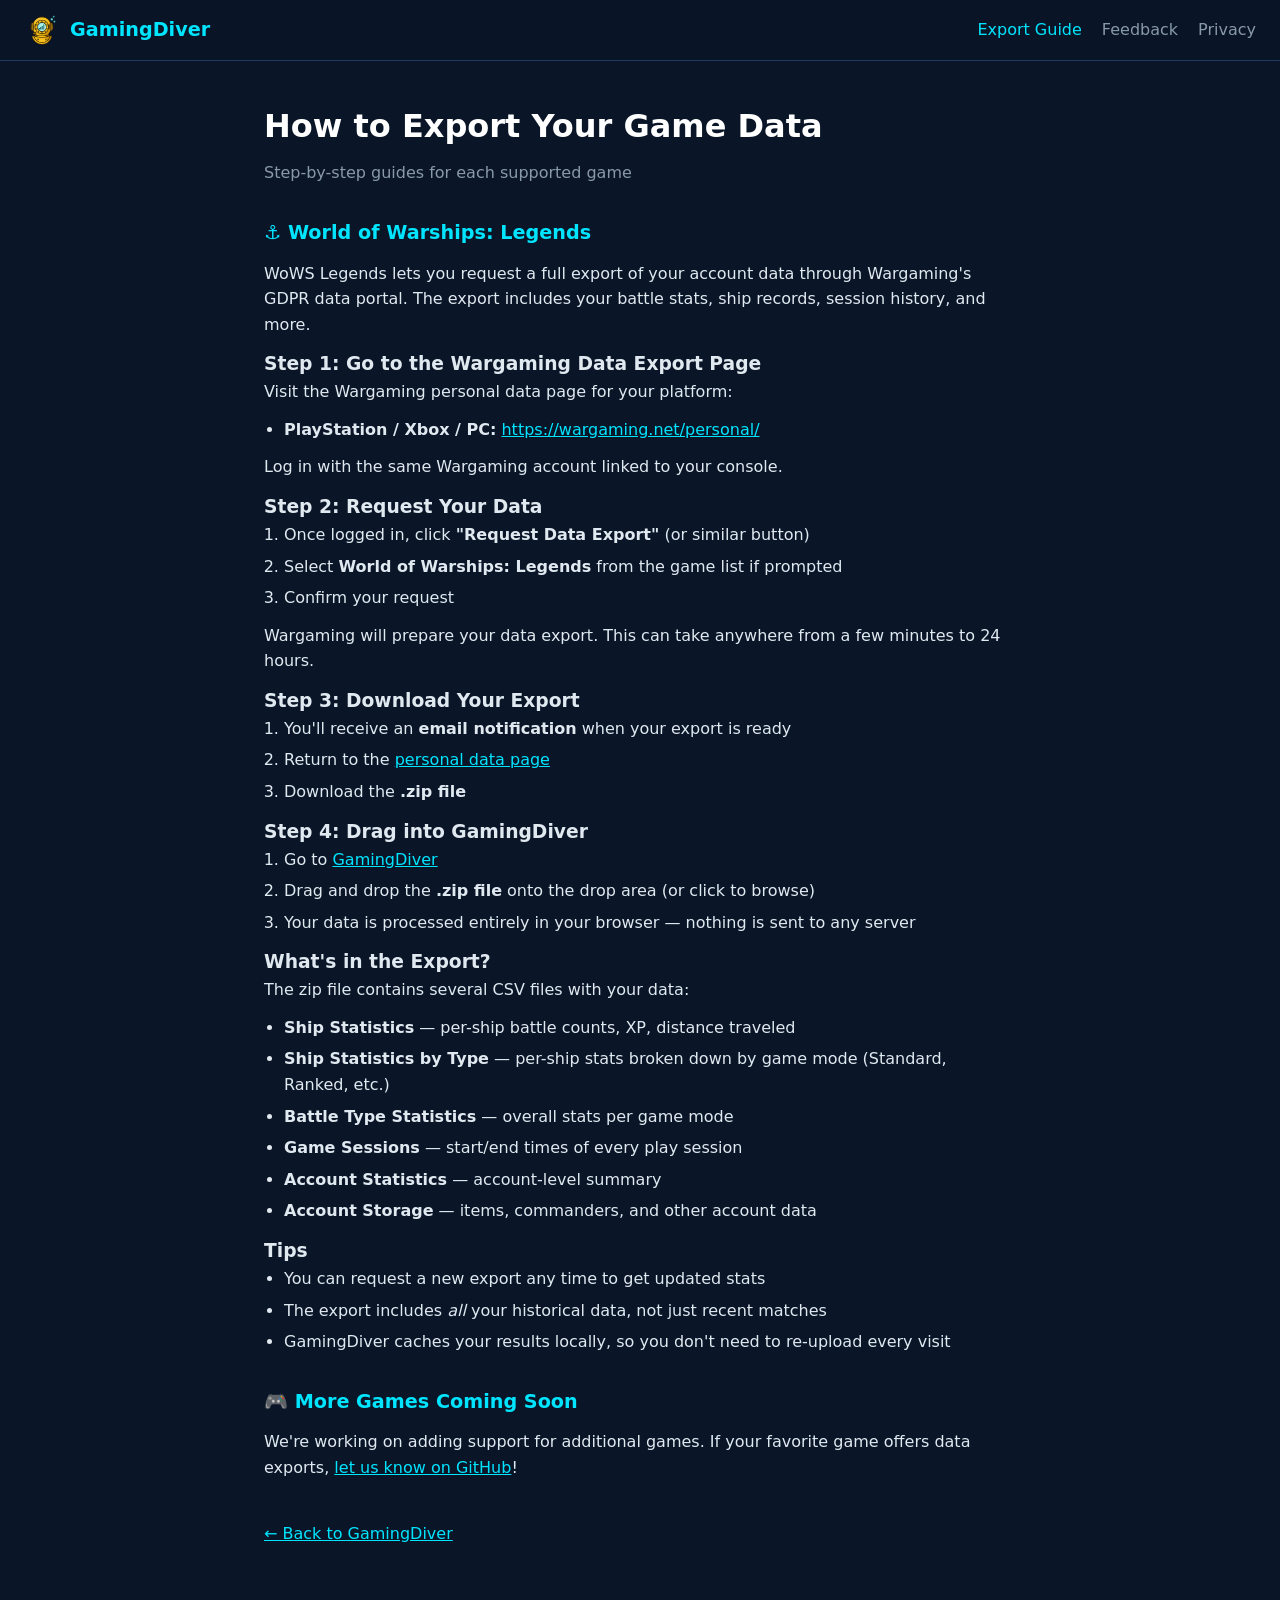
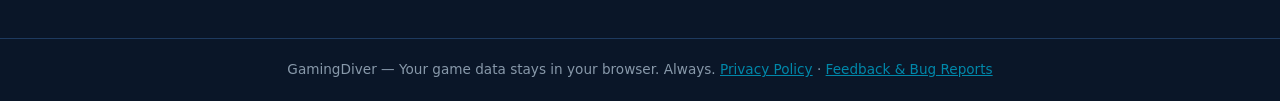
<file: export-guide.html>
<!DOCTYPE html>
<html lang="en">
<head>
  <meta charset="UTF-8">
  <meta name="viewport" content="width=device-width, initial-scale=1.0">
  <title>How to Export Your Game Data — GamingDiver</title>
  <meta name="description" content="Step-by-step guide to request and download your World of Warships Legends data export from Wargaming. Get your stats ready for GamingDiver analysis.">
  <meta name="robots" content="index, follow">
  <link rel="canonical" href="https://gamingdiver.com/export-guide.html">
  <link rel="stylesheet" href="css/style.css?v=1772806541">
  <script data-goatcounter="https://gamingdiver.goatcounter.com/count" async src="//gc.zgo.at/count.js"></script>
  <link rel="icon" href="img/logo-favicon.png" type="image/png">
</head>
<body>
  <nav class="topnav">
    <a href="/" class="nav-logo">
      <img src="img/logo-nav.png" alt="GamingDiver" class="logo-img">
      <span>GamingDiver</span>
    </a>
    <div class="nav-links">
      <a href="export-guide.html" class="active">Export Guide</a>
      <a href="https://github.com/chappg/gamingdiver/issues" target="_blank" rel="noopener">Feedback</a>
      <a href="privacy.html">Privacy</a>
    </div>
  </nav>

  <div class="privacy-page">
    <h1>How to Export Your Game Data</h1>
    <p class="updated">Step-by-step guides for each supported game</p>

    <section>
      <h2>⚓ World of Warships: Legends</h2>
      <p>WoWS Legends lets you request a full export of your account data through Wargaming's GDPR data portal. The export includes your battle stats, ship records, session history, and more.</p>

      <h3>Step 1: Go to the Wargaming Data Export Page</h3>
      <p>Visit the Wargaming personal data page for your platform:</p>
      <ul>
        <li><strong>PlayStation / Xbox / PC:</strong> <a href="https://wargaming.net/personal/" target="_blank">https://wargaming.net/personal/</a></li>
      </ul>
      <p>Log in with the same Wargaming account linked to your console.</p>

      <h3>Step 2: Request Your Data</h3>
      <ol>
        <li>Once logged in, click <strong>"Request Data Export"</strong> (or similar button)</li>
        <li>Select <strong>World of Warships: Legends</strong> from the game list if prompted</li>
        <li>Confirm your request</li>
      </ol>
      <p>Wargaming will prepare your data export. This can take anywhere from a few minutes to 24 hours.</p>

      <h3>Step 3: Download Your Export</h3>
      <ol>
        <li>You'll receive an <strong>email notification</strong> when your export is ready</li>
        <li>Return to the <a href="https://wargaming.net/personal/" target="_blank">personal data page</a></li>
        <li>Download the <strong>.zip file</strong></li>
      </ol>

      <h3>Step 4: Drag into GamingDiver</h3>
      <ol>
        <li>Go to <a href="index.html">GamingDiver</a></li>
        <li>Drag and drop the <strong>.zip file</strong> onto the drop area (or click to browse)</li>
        <li>Your data is processed entirely in your browser — nothing is sent to any server</li>
      </ol>

      <h3>What's in the Export?</h3>
      <p>The zip file contains several CSV files with your data:</p>
      <ul>
        <li><strong>Ship Statistics</strong> — per-ship battle counts, XP, distance traveled</li>
        <li><strong>Ship Statistics by Type</strong> — per-ship stats broken down by game mode (Standard, Ranked, etc.)</li>
        <li><strong>Battle Type Statistics</strong> — overall stats per game mode</li>
        <li><strong>Game Sessions</strong> — start/end times of every play session</li>
        <li><strong>Account Statistics</strong> — account-level summary</li>
        <li><strong>Account Storage</strong> — items, commanders, and other account data</li>
      </ul>

      <h3>Tips</h3>
      <ul>
        <li>You can request a new export any time to get updated stats</li>
        <li>The export includes <em>all</em> your historical data, not just recent matches</li>
        <li>GamingDiver caches your results locally, so you don't need to re-upload every visit</li>
      </ul>
    </section>

    <section>
      <h2>🎮 More Games Coming Soon</h2>
      <p>We're working on adding support for additional games. If your favorite game offers data exports, <a href="https://github.com/chappg/gamingdiver/issues" target="_blank">let us know on GitHub</a>!</p>
    </section>

    <p style="margin-top: 40px;"><a href="index.html">← Back to GamingDiver</a></p>
  </div>

  <footer>
    <p>GamingDiver — Your game data stays in your browser. Always. <a href="privacy.html">Privacy Policy</a> · <a href="https://github.com/chappg/gamingdiver/issues" target="_blank" rel="noopener">Feedback & Bug Reports</a></p>
  </footer>
</body>
</html>
</file>
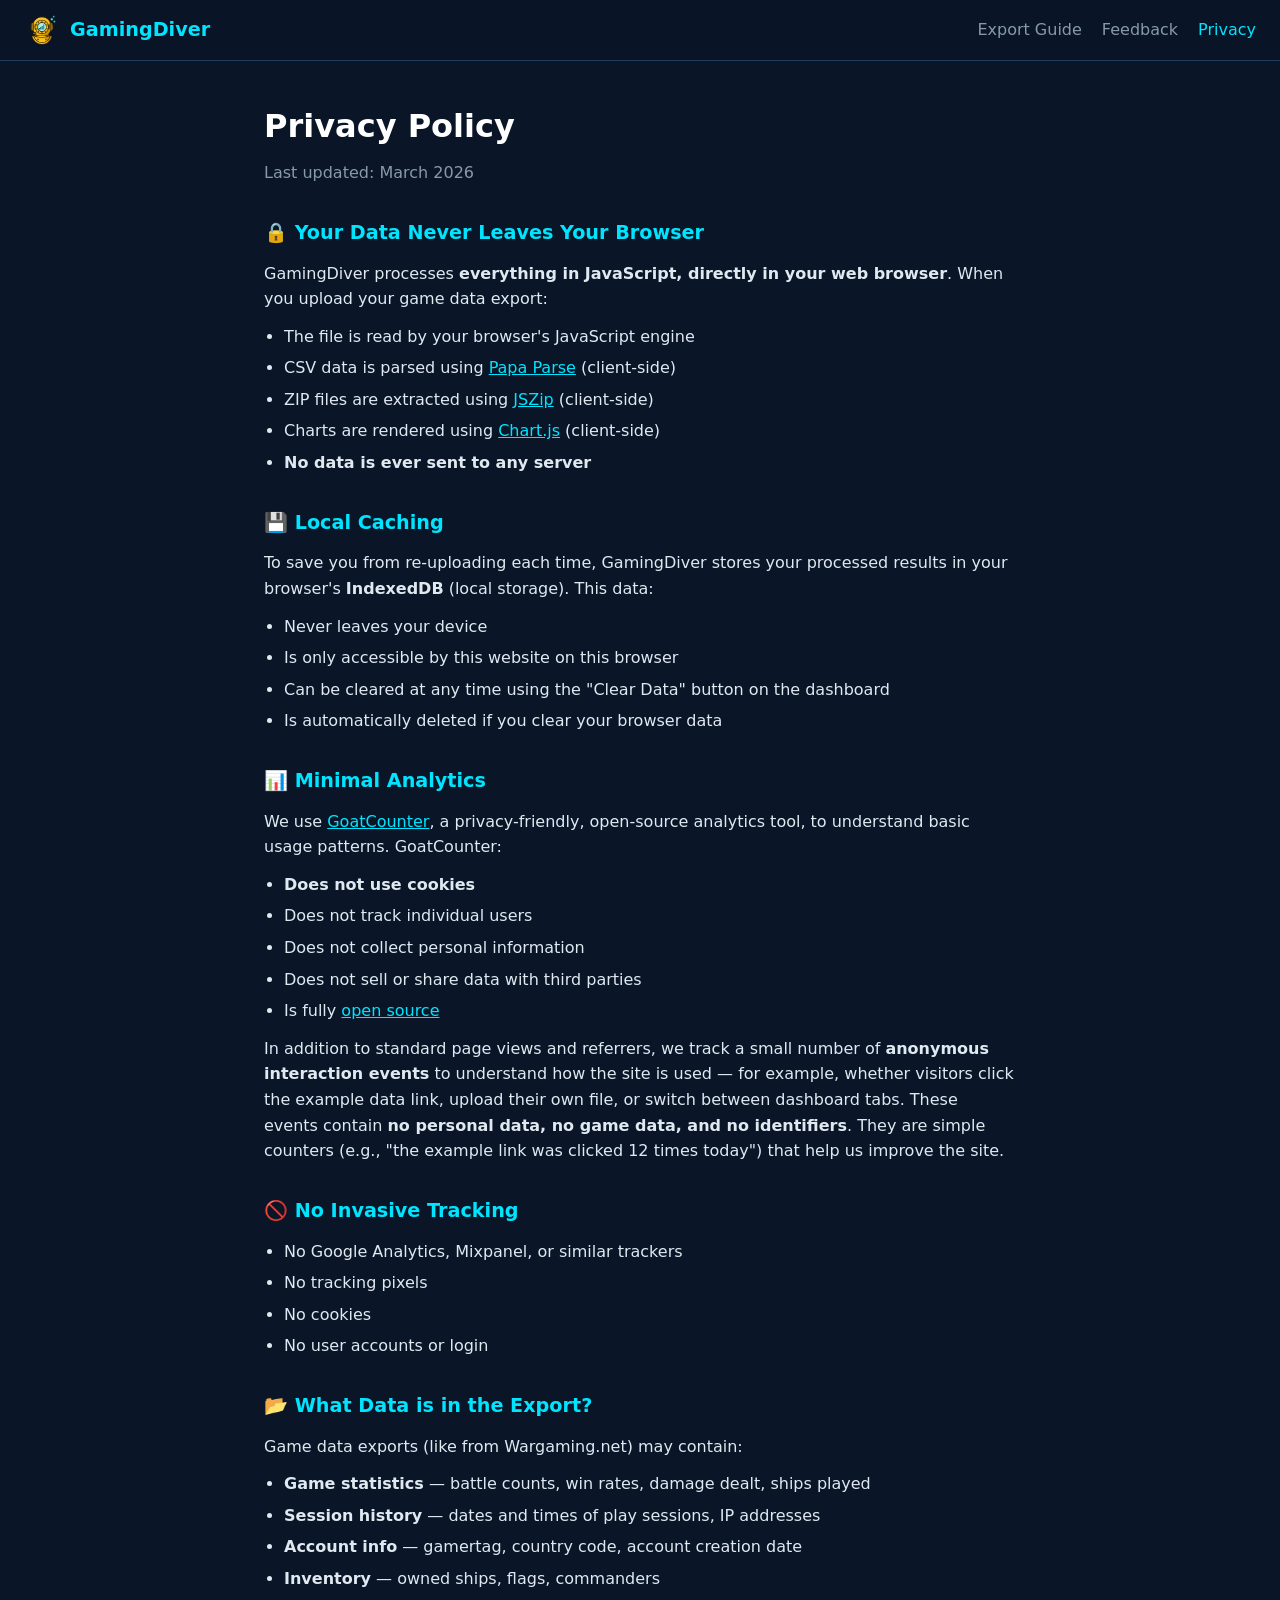
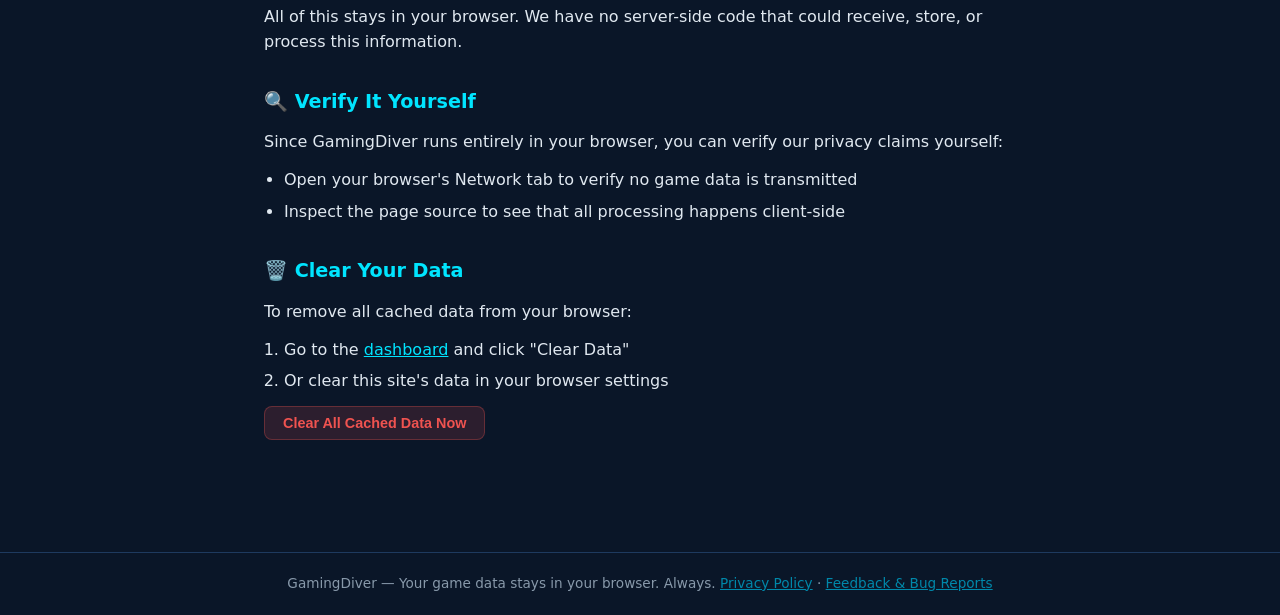
<file: privacy.html>
<!DOCTYPE html>
<html lang="en">
<head>
  <meta charset="UTF-8">
  <meta name="viewport" content="width=device-width, initial-scale=1.0">
  <title>Privacy — GamingDiver</title>
  <link rel="stylesheet" href="css/style.css?v=1772806541">
  <script data-goatcounter="https://gamingdiver.goatcounter.com/count" async src="//gc.zgo.at/count.js"></script>
  <link rel="icon" href="img/logo-favicon.png" type="image/png">
</head>
<body>
  <nav class="topnav">
    <a href="/" class="nav-logo">
      <img src="img/logo-nav.png" alt="GamingDiver" class="logo-img">
      <span>GamingDiver</span>
    </a>
    <div class="nav-links">
      <a href="export-guide.html">Export Guide</a>
      <a href="https://github.com/chappg/gamingdiver/issues" target="_blank" rel="noopener">Feedback</a>
      <a href="privacy.html" class="active">Privacy</a>
    </div>
  </nav>

  <main class="privacy-page">
    <h1>Privacy Policy</h1>
    <p class="updated">Last updated: March 2026</p>

    <section>
      <h2>🔒 Your Data Never Leaves Your Browser</h2>
      <p>GamingDiver processes <strong>everything in JavaScript, directly in your web browser</strong>. When you upload your game data export:</p>
      <ul>
        <li>The file is read by your browser's JavaScript engine</li>
        <li>CSV data is parsed using <a href="https://www.papaparse.com/" target="_blank">Papa Parse</a> (client-side)</li>
        <li>ZIP files are extracted using <a href="https://stuk.github.io/jszip/" target="_blank">JSZip</a> (client-side)</li>
        <li>Charts are rendered using <a href="https://www.chartjs.org/" target="_blank">Chart.js</a> (client-side)</li>
        <li><strong>No data is ever sent to any server</strong></li>
      </ul>
    </section>

    <section>
      <h2>💾 Local Caching</h2>
      <p>To save you from re-uploading each time, GamingDiver stores your processed results in your browser's <strong>IndexedDB</strong> (local storage). This data:</p>
      <ul>
        <li>Never leaves your device</li>
        <li>Is only accessible by this website on this browser</li>
        <li>Can be cleared at any time using the "Clear Data" button on the dashboard</li>
        <li>Is automatically deleted if you clear your browser data</li>
      </ul>
    </section>

    <section>
      <h2>📊 Minimal Analytics</h2>
      <p>We use <a href="https://www.goatcounter.com/" target="_blank">GoatCounter</a>, a privacy-friendly, open-source analytics tool, to understand basic usage patterns. GoatCounter:</p>
      <ul>
        <li><strong>Does not use cookies</strong></li>
        <li>Does not track individual users</li>
        <li>Does not collect personal information</li>
        <li>Does not sell or share data with third parties</li>
        <li>Is fully <a href="https://github.com/arp242/goatcounter" target="_blank">open source</a></li>
      </ul>
      <p>In addition to standard page views and referrers, we track a small number of <strong>anonymous interaction events</strong> to understand how the site is used — for example, whether visitors click the example data link, upload their own file, or switch between dashboard tabs. These events contain <strong>no personal data, no game data, and no identifiers</strong>. They are simple counters (e.g., "the example link was clicked 12 times today") that help us improve the site.</p>
    </section>

    <section>
      <h2>🚫 No Invasive Tracking</h2>
      <ul>
        <li>No Google Analytics, Mixpanel, or similar trackers</li>
        <li>No tracking pixels</li>
        <li>No cookies</li>
        <li>No user accounts or login</li>
      </ul>
    </section>

    <section>
      <h2>📂 What Data is in the Export?</h2>
      <p>Game data exports (like from Wargaming.net) may contain:</p>
      <ul>
        <li><strong>Game statistics</strong> — battle counts, win rates, damage dealt, ships played</li>
        <li><strong>Session history</strong> — dates and times of play sessions, IP addresses</li>
        <li><strong>Account info</strong> — gamertag, country code, account creation date</li>
        <li><strong>Inventory</strong> — owned ships, flags, commanders</li>
      </ul>
      <p>All of this stays in your browser. We have no server-side code that could receive, store, or process this information.</p>
    </section>

    <section>
      <h2>🔍 Verify It Yourself</h2>
      <p>Since GamingDiver runs entirely in your browser, you can verify our privacy claims yourself:</p>
      <ul>
        <li>Open your browser's Network tab to verify no game data is transmitted</li>
        <li>Inspect the page source to see that all processing happens client-side</li>
      </ul>
    </section>

    <section>
      <h2>🗑️ Clear Your Data</h2>
      <p>To remove all cached data from your browser:</p>
      <ol>
        <li>Go to the <a href="/">dashboard</a> and click "Clear Data"</li>
        <li>Or clear this site's data in your browser settings</li>
      </ol>
      <button class="btn btn-danger" onclick="clearAllData()">Clear All Cached Data Now</button>
    </section>
  </main>

  <footer>
    <p>GamingDiver — Your game data stays in your browser. Always. <a href="privacy.html">Privacy Policy</a> · <a href="https://github.com/chappg/gamingdiver/issues" target="_blank" rel="noopener">Feedback & Bug Reports</a></p>
  </footer>

  <script>
    async function clearAllData() {
      try {
        const dbs = await indexedDB.databases();
        for (const db of dbs) {
          if (db.name.startsWith('gamingdiver')) indexedDB.deleteDatabase(db.name);
        }
      } catch(e) {}
      localStorage.clear();
      alert('All cached data has been cleared.');
    }
  </script>
</body>
</html>
</file>
<file: css/style.css>
/* GamingDiver — Ocean-themed gaming data analyzer */
:root {
  --bg-deep: #0a1628;
  --bg-mid: #0f2034;
  --bg-card: #132742;
  --bg-card-hover: #1a3358;
  --accent: #00e5ff;
  --accent2: #00b0ff;
  --accent-dim: #0088aa;
  --text: #e0e8f0;
  --text-dim: #8899aa;
  --text-bright: #ffffff;
  --green: #4caf50;
  --red: #ef5350;
  --orange: #ff9800;
  --border: #1e3a5f;
  --radius: 8px;
  --shadow: 0 4px 20px rgba(0,0,0,0.3);
}

* { margin: 0; padding: 0; box-sizing: border-box; }
html { scroll-behavior: smooth; }
body {
  font-family: 'Segoe UI', system-ui, -apple-system, sans-serif;
  background: var(--bg-deep);
  color: var(--text);
  min-height: 100vh;
  line-height: 1.6;
}

/* Nav */
.topnav {
  display: flex; align-items: center; justify-content: space-between;
  padding: 12px 24px;
  background: rgba(10,22,40,0.95);
  border-bottom: 1px solid var(--border);
  position: sticky; top: 0; z-index: 100;
  backdrop-filter: blur(10px);
}
.nav-logo { display: flex; align-items: center; gap: 10px; text-decoration: none; color: var(--accent); font-weight: 700; font-size: 1.2em; }
.logo-img { height: 36px; width: 36px; }
.nav-links { display: flex; gap: 20px; }
.nav-links a { color: var(--text-dim); text-decoration: none; transition: color 0.2s; }
.nav-links a:hover, .nav-links a.active { color: var(--accent); }

/* Landing */
.landing { min-height: calc(100vh - 60px); display: flex; align-items: center; justify-content: center; padding: 40px 20px; position: relative; overflow: hidden; }
.landing.hidden, .dashboard.hidden { display: none !important; }
.hero { max-width: 700px; text-align: center; position: relative; z-index: 1; }
.hero h1 { font-size: 2.8em; margin-bottom: 16px; color: var(--text-bright); line-height: 1.2; }
.accent { color: var(--accent); }
.subtitle { font-size: 1.15em; color: var(--text-dim); margin-bottom: 40px; }

/* Bubbles animation */
.bubbles { position: absolute; width: 100%; height: 100%; top: 0; left: 0; pointer-events: none; }
.bubbles span {
  position: absolute; bottom: -50px; border-radius: 50%;
  background: radial-gradient(circle at 30% 30%, rgba(0,229,255,0.08), transparent);
  border: 1px solid rgba(0,229,255,0.1);
  animation: rise linear infinite;
}
.bubbles span:nth-child(1) { width: 40px; height: 40px; left: 10%; animation-duration: 8s; animation-delay: 0s; }
.bubbles span:nth-child(2) { width: 25px; height: 25px; left: 30%; animation-duration: 10s; animation-delay: 2s; }
.bubbles span:nth-child(3) { width: 55px; height: 55px; left: 55%; animation-duration: 12s; animation-delay: 4s; }
.bubbles span:nth-child(4) { width: 30px; height: 30px; left: 75%; animation-duration: 9s; animation-delay: 1s; }
.bubbles span:nth-child(5) { width: 20px; height: 20px; left: 90%; animation-duration: 11s; animation-delay: 3s; }
@keyframes rise {
  0% { transform: translateY(0) scale(1); opacity: 0.6; }
  100% { transform: translateY(-110vh) scale(0.3); opacity: 0; }
}

/* Upload */
.upload-zone {
  border: 2px dashed var(--accent-dim);
  border-radius: var(--radius);
  padding: 60px 40px;
  cursor: pointer;
  transition: all 0.3s;
  background: rgba(0,229,255,0.03);
  margin-bottom: 20px;
}
.upload-zone:hover, .upload-zone.drag-over {
  border-color: var(--accent);
  background: rgba(0,229,255,0.08);
  box-shadow: 0 0 30px rgba(0,229,255,0.1);
}
.upload-icon { font-size: 3em; margin-bottom: 12px; }
.upload-text { font-size: 1.2em; color: var(--text-bright); margin-bottom: 4px; }
.upload-hint { color: var(--text-dim); font-size: 0.9em; }

.upload-progress { margin: 20px 0; }
.progress-bar { height: 6px; background: var(--bg-card); border-radius: 3px; overflow: hidden; }
.progress-fill { height: 100%; background: linear-gradient(90deg, var(--accent), var(--accent2)); width: 0; transition: width 0.3s; border-radius: 3px; }
.progress-text { color: var(--text-dim); margin-top: 8px; font-size: 0.9em; }

/* Example link */
.example-link { color: var(--text-dim); font-size: 0.95em; margin-bottom: 24px; }
.example-link a { color: var(--accent); text-decoration: none; font-weight: 500; }
.example-link a:hover { text-decoration: underline; }

/* Supported games */
.supported-games { margin-top: 40px; }
.supported-games h3 { color: var(--text-dim); font-size: 0.85em; text-transform: uppercase; letter-spacing: 2px; margin-bottom: 12px; }
.game-cards { display: flex; gap: 12px; justify-content: center; flex-wrap: wrap; }
.game-card {
  display: flex; align-items: center; gap: 8px;
  padding: 10px 20px; border-radius: var(--radius);
  background: var(--bg-card); border: 1px solid var(--border);
  font-size: 0.95em;
}
.game-card.active { border-color: var(--accent-dim); color: var(--accent); }
.game-card.coming-soon { opacity: 0.4; }
.game-icon { font-size: 1.3em; }

/* Dashboard */
.dashboard { padding: 20px 24px 60px; max-width: 1400px; margin: 0 auto; }
.dash-header { display: flex; justify-content: space-between; align-items: center; margin-bottom: 20px; flex-wrap: wrap; gap: 12px; }
.dash-header h2 { font-size: 1.6em; color: var(--text-bright); }
.dash-actions { display: flex; gap: 8px; }

/* Buttons */
.btn {
  padding: 8px 18px; border-radius: var(--radius); border: none; cursor: pointer;
  font-size: 0.9em; font-weight: 600; transition: all 0.2s;
}
.btn-secondary { background: var(--bg-card); color: var(--text); border: 1px solid var(--border); }
.btn-secondary:hover { background: var(--bg-card-hover); border-color: var(--accent-dim); }
.btn-danger { background: rgba(239,83,80,0.15); color: var(--red); border: 1px solid rgba(239,83,80,0.3); }
.btn-danger:hover { background: rgba(239,83,80,0.25); }

/* Tabs */
.tabs { display: flex; align-items: center; margin-bottom: 24px; border-bottom: 1px solid var(--border); padding-bottom: 0; overflow-x: auto; }
.tabs-left { display: flex; gap: 4px; }
.currency-bar { display: flex; gap: 14px; margin-left: auto; align-items: center; font-size: 0.85em; padding-bottom: 8px; white-space: nowrap; }
.currency-bar .cur { display: flex; align-items: center; gap: 4px; }
.currency-bar .cur-val { font-weight: 600; }
.currency-bar .cur-icon { width: 18px; height: 18px; display: inline-block; vertical-align: middle; }
.tab {
  padding: 10px 20px; background: none; border: none; color: var(--text-dim);
  cursor: pointer; font-size: 0.95em; font-weight: 500;
  border-bottom: 2px solid transparent; transition: all 0.2s; white-space: nowrap;
}
.tab:hover { color: var(--text); }
.tab.active { color: var(--accent); border-bottom-color: var(--accent); }
.tab-content { display: none; }
.tab-content.active { display: block; }

/* Mode tabs (battle type selector) */
.mode-tabs {
  display: flex; gap: 6px; margin-bottom: 16px; overflow-x: auto; padding-bottom: 4px;
  flex-wrap: wrap;
}
.mode-tab {
  padding: 6px 14px; background: var(--bg-card); border: 1px solid var(--border);
  border-radius: var(--radius); color: var(--text-dim); cursor: pointer;
  font-size: 0.85em; font-weight: 500; transition: all 0.2s; white-space: nowrap;
}
.mode-tab:hover { border-color: var(--accent-dim); color: var(--text); }
.mode-tab.active { background: rgba(0,229,255,0.1); border-color: var(--accent); color: var(--accent); }
.mode-count { font-size: 0.85em; opacity: 0.7; }

/* Stat cards */
.stat-cards { display: grid; grid-template-columns: repeat(auto-fit, minmax(180px, 1fr)); gap: 16px; margin-bottom: 24px; }
.stat-card {
  background: var(--bg-card); border: 1px solid var(--border); border-radius: var(--radius);
  padding: 20px; text-align: center;
}
.stat-card .stat-value { font-size: 2em; font-weight: 700; color: var(--text-bright); }
.stat-card .stat-label { color: var(--text-dim); font-size: 0.85em; margin-top: 4px; text-transform: uppercase; letter-spacing: 1px; }
.stat-card .stat-sub { color: var(--accent-dim); font-size: 0.85em; margin-top: 2px; }
.stat-card.good .stat-value { color: var(--green); }
.stat-card.bad .stat-value { color: var(--red); }

/* Charts */
.chart-row { display: grid; grid-template-columns: 1fr 1fr; gap: 16px; margin-bottom: 16px; }
.chart-box {
  background: var(--bg-card); border: 1px solid var(--border); border-radius: var(--radius);
  padding: 20px;
}
.chart-box.wide { grid-column: 1 / -1; }
.chart-box h3 { color: var(--text-dim); font-size: 0.9em; text-transform: uppercase; letter-spacing: 1px; margin-bottom: 16px; }

/* Top 10 Ships */
.top-ships-controls { margin-bottom: 16px; }
.top-filter-row {
  display: flex; flex-direction: column; gap: 8px; margin-top: 10px;
}
.top-filter-grid {
  display: grid; grid-template-columns: 1fr auto; gap: 8px; align-items: center; margin-top: 10px;
}
.top-filter-right { justify-self: end; }
.top-filter-inline {
  display: flex; gap: 12px; flex-wrap: wrap; align-items: center;
}
.type-buttons { display: flex; gap: 4px; }
.class-buttons { display: flex; gap: 4px; }
.ship-filter-row, .coll-filter-row { display: flex; flex-direction: column; gap: 8px; margin-bottom: 16px; }
.nation-icons { display: flex; gap: 4px; flex-wrap: wrap; }
.nation-btn, .nation-icon {
  min-width: 34px; height: 34px; display: flex; align-items: center; justify-content: center;
  border-radius: var(--radius); border: 1px solid var(--border); background: var(--bg-mid);
  cursor: pointer; font-size: 0.8em; font-weight: 700; color: var(--text-dim);
  transition: all 0.2s; padding: 0 4px;
}
.nation-btn:hover, .nation-icon:hover { border-color: var(--accent-dim); color: var(--text); background: var(--bg-card-hover); }
.nation-btn.active, .nation-icon.active { border-color: var(--accent); color: var(--accent); background: rgba(0,229,255,0.1); box-shadow: 0 0 6px rgba(0,229,255,0.2); }
.tier-buttons { display: flex; gap: 4px; flex-wrap: wrap; }
.tier-btn {
  min-width: 36px; height: 30px; display: flex; align-items: center; justify-content: center;
  border-radius: var(--radius); border: 1px solid var(--border); background: var(--bg-mid);
  cursor: pointer; font-size: 0.8em; font-weight: 700; color: var(--text-dim);
  transition: all 0.2s; padding: 0 8px;
}
.tier-btn:hover { border-color: var(--accent-dim); color: var(--text); }
.tier-btn.active { border-color: var(--accent); color: var(--accent); background: rgba(0,229,255,0.1); }
.top-ships-toggle { display: flex; gap: 6px; flex-wrap: wrap; }
.toggle-btn {
  padding: 6px 14px; border-radius: var(--radius); border: 1px solid var(--border);
  background: var(--bg-mid); color: var(--text-dim); cursor: pointer;
  font-size: 0.82em; font-weight: 600; transition: all 0.2s;
}
.toggle-btn:hover { border-color: var(--accent-dim); color: var(--text); }
.toggle-btn.active { background: rgba(0,229,255,0.12); border-color: var(--accent); color: var(--accent); }
.class-icon { width: 16px; height: 16px; display: inline-block; vertical-align: middle; margin-right: 2px; }
.coll-sort-label { font-size: 0.85em; color: var(--text-dim); margin-left: 12px; }
.top-ships-summary {
  margin-bottom: 12px; padding: 10px 14px; background: rgba(0,229,255,0.06); border: 1px solid rgba(0,229,255,0.15); border-radius: 8px;
}
.summary-label {
  font-size: 0.85em; color: var(--text-dim); margin-bottom: 6px; font-weight: 500;
}
.summary-stats {
  display: flex; gap: 20px; flex-wrap: wrap;
}
.summary-stat {
  display: flex; flex-direction: column; align-items: center; min-width: 70px;
}
.ss-val { font-size: 1.1em; font-weight: 700; color: var(--accent); }
.ss-label { font-size: 0.72em; color: var(--text-dim); text-transform: uppercase; letter-spacing: 0.5px; }
.top-ships-grid {
  display: grid; grid-template-columns: repeat(auto-fill, minmax(260px, 1fr)); gap: 10px;
}
.top-ship-card {
  display: flex; align-items: center; gap: 14px;
  background: var(--bg-mid); border-radius: var(--radius); padding: 12px 14px;
  border-left: 3px solid var(--accent); transition: background 0.2s;
}
.top-ship-card:hover { background: var(--bg-card-hover); }
.top-ship-rank {
  font-size: 1.3em; font-weight: 800; color: var(--accent-dim); min-width: 28px; text-align: center;
}
.top-ship-rank.gold { color: #ffd700; }
.top-ship-rank.silver { color: #c0c0c0; }
.top-ship-rank.bronze { color: #cd7f32; }
.top-ship-info { flex: 1; min-width: 0; }
.top-ship-name { font-weight: 600; color: var(--text-bright); font-size: 0.95em; white-space: nowrap; overflow: hidden; text-overflow: ellipsis; }
.top-ship-meta { font-size: 0.78em; color: var(--text-dim); margin-top: 2px; }
.top-ship-stat {
  text-align: right; min-width: 60px;
}
.top-ship-stat .ts-val { font-size: 1.2em; font-weight: 700; color: var(--text-bright); }
.top-ship-stat .ts-label { font-size: 0.7em; color: var(--text-dim); text-transform: uppercase; }

/* Records */
.records-grid { display: grid; grid-template-columns: repeat(auto-fit, minmax(200px, 1fr)); gap: 12px; }
.record-card {
  background: var(--bg-mid); border-radius: var(--radius); padding: 14px;
  border-left: 3px solid var(--accent);
}
.record-card .record-value { font-size: 1.4em; font-weight: 700; color: var(--accent); }
.record-card .record-label { font-size: 0.8em; color: var(--text-dim); }
.record-card .record-ship { font-size: 0.85em; color: var(--text); margin-top: 2px; }

/* Tables */
.filters {
  display: flex; gap: 12px; margin-bottom: 16px; flex-wrap: wrap; align-items: center;
}
.filters select, .filters input[type="number"] {
  padding: 8px 12px; background: var(--bg-card); border: 1px solid var(--border);
  border-radius: var(--radius); color: var(--text); font-size: 0.9em;
}
.filters input[type="number"] { width: 70px; }
.min-battles-label { color: var(--text-dim); font-size: 0.9em; display: flex; align-items: center; gap: 6px; }
.table-container { overflow-x: auto; }
.data-table {
  width: 100%; border-collapse: collapse; font-size: 0.9em;
  background: var(--bg-card); border-radius: var(--radius); overflow: hidden;
}
.data-table th {
  background: var(--bg-mid); padding: 10px 14px; text-align: left;
  color: var(--text-dim); font-weight: 600; font-size: 0.85em;
  text-transform: uppercase; letter-spacing: 0.5px;
  cursor: pointer; user-select: none; white-space: nowrap;
  border-bottom: 1px solid var(--border);
}
.data-table th:hover { color: var(--accent); }
.data-table th.num { text-align: right; }
.data-table th.sorted-asc::after { content: ' ▲'; color: var(--accent); }
.data-table th.sorted-desc::after { content: ' ▼'; color: var(--accent); }
.data-table td { padding: 8px 14px; border-bottom: 1px solid rgba(30,58,95,0.4); }
.data-table td.num { text-align: right; font-variant-numeric: tabular-nums; }
.data-table tr:hover td { background: rgba(0,229,255,0.03); }
.data-table .bar-cell { position: relative; }
.data-table .bar-fill {
  position: absolute; left: 0; top: 0; bottom: 0;
  background: rgba(0,229,255,0.06); z-index: 0; pointer-events: none;
}
.data-table .bar-cell span { position: relative; z-index: 1; }
.win-high { color: var(--green); }
.win-mid { color: var(--orange); }
.win-low { color: var(--red); }

/* Heatmap */
.heatmap-container { display: grid; grid-template-columns: auto repeat(7, 1fr); gap: 3px; font-size: 0.75em; }
.heatmap-label { display: flex; align-items: center; justify-content: flex-end; padding-right: 8px; color: var(--text-dim); font-weight: 500; }
.heatmap-header { text-align: center; color: var(--text-dim); font-weight: 600; padding: 4px 4px 8px; }
.heatmap-cell {
  aspect-ratio: 1; border-radius: 4px; display: flex; align-items: center; justify-content: center;
  font-size: 0.8em; color: transparent; transition: all 0.2s; position: relative; cursor: default;
  min-height: 22px;
}
.heatmap-cell:hover {
  color: var(--text-bright); transform: scale(1.15); z-index: 2;
  box-shadow: 0 0 10px rgba(0,229,255,0.4);
}
.heatmap-cell.empty { background: rgba(255,255,255,0.02); }
.heatmap-legend {
  display: flex; align-items: center; gap: 6px; margin-top: 14px; justify-content: center;
  font-size: 0.8em; color: var(--text-dim); grid-column: 1 / -1;
}
.heatmap-legend-label { font-size: 0.85em; }
.heatmap-legend-bar {
  display: flex; height: 12px; border-radius: 3px; overflow: hidden;
}
.heatmap-legend-bar span { width: 20px; }

/* Collection */
.collection-stats { display: flex; gap: 16px; margin-bottom: 16px; flex-wrap: wrap; }
.collection-stat {
  background: var(--bg-card); border: 1px solid var(--border); border-radius: var(--radius);
  padding: 12px 20px; display: flex; align-items: center; gap: 10px;
}
.collection-stat .cs-num { font-size: 1.6em; font-weight: 700; color: var(--accent); }
.collection-stat .cs-label { color: var(--text-dim); font-size: 0.85em; }
.collection-grid {
  display: grid; grid-template-columns: repeat(auto-fill, minmax(220px, 1fr)); gap: 12px;
}
.ship-card {
  background: var(--bg-card); border: 1px solid var(--border); border-radius: var(--radius);
  padding: 14px; transition: all 0.2s;
}
.ship-card:hover { border-color: var(--accent-dim); background: var(--bg-card-hover); }
.ship-card.not-owned { opacity: 0.4; }
.ship-card.sold { opacity: 0.85; border-color: var(--orange); border-style: dashed; }
.ship-card.sold:hover { border-color: var(--orange); background: rgba(255,152,0,0.08); }
.sc-recovery { font-size: 0.8em; color: var(--orange); margin-top: 4px; font-weight: 500; }
.sold-stat .cs-num { color: var(--orange); }
.ship-card .sc-name { font-weight: 600; color: var(--text-bright); margin-bottom: 4px; font-size: 0.95em; }
.ship-card .sc-meta { font-size: 0.8em; color: var(--text-dim); }
.ship-card .sc-stats { display: flex; gap: 12px; margin-top: 8px; font-size: 0.85em; }
.ship-card .sc-stat { }
.ship-card .sc-stat-val { font-weight: 600; }
.tier-badge {
  display: inline-block; padding: 1px 6px; border-radius: 3px; font-size: 0.75em;
  font-weight: 700; background: var(--bg-mid); border: 1px solid var(--border); margin-right: 4px;
}

/* Privacy page */
.privacy-page { max-width: 800px; margin: 0 auto; padding: 40px 24px 80px; }
.privacy-page h1 { font-size: 2em; color: var(--text-bright); margin-bottom: 8px; }
.privacy-page .updated { color: var(--text-dim); margin-bottom: 32px; }
.privacy-page section { margin-bottom: 32px; }
.privacy-page h2 { font-size: 1.2em; color: var(--accent); margin-bottom: 12px; }
.privacy-page p { margin-bottom: 12px; }
.privacy-page ul, .privacy-page ol { margin-left: 20px; margin-bottom: 12px; }
.privacy-page li { margin-bottom: 6px; }
.privacy-page a { color: var(--accent); }

/* Footer */
footer {
  text-align: center; padding: 20px; color: var(--text-dim); font-size: 0.85em;
  border-top: 1px solid var(--border);
}
footer a { color: var(--accent-dim); }

/* Responsive */
@media (max-width: 768px) {
  .hero h1 { font-size: 1.8em; }
  .chart-row { grid-template-columns: 1fr; }
  .stat-cards { grid-template-columns: repeat(2, 1fr); }
  .dash-header { flex-direction: column; align-items: flex-start; }
  .filters { flex-direction: column; }
}

/* Snapshot Trends */
.snapshot-notice {
  background: var(--bg-card); border-radius: 12px; padding: 24px; margin-bottom: 20px;
  border: 1px dashed var(--border);
}
.snapshot-notice h3 { margin: 0 0 8px; color: var(--text-bright); }
.snapshot-notice .hint { color: var(--text-dim); font-size: 0.85em; margin-top: 12px; }
.snapshot-summary { margin-bottom: 20px; }
.snapshot-summary h3 { margin: 0 0 12px; color: var(--text-bright); }
.snapshot-count { color: var(--text-dim); font-size: 0.8em; font-weight: normal; }
.snapshot-latest { background: var(--bg-card); border-radius: 12px; padding: 20px; border: 1px solid var(--border); }
.snapshot-period { color: var(--text-dim); font-size: 0.9em; margin-bottom: 12px; }
.trend-up { color: #4caf50; font-size: 0.85em; }
.trend-down { color: #ef5350; font-size: 0.85em; }
.trend-flat { color: var(--text-dim); font-size: 0.85em; }

/* Ad container */
.ad-container { max-width: 728px; margin: 20px auto; text-align: center; min-height: 0; }
.ad-container:empty, .ad-container ins:empty { display: none; }

/* Flag icons sizing */
.nation-btn .fi, .nation-icon .fi { font-size: 1.2em; }
.fi { vertical-align: middle; }
.flag-img { height: 1em; width: auto; vertical-align: middle; border-radius: 2px; }

/* Nation completion bars */
.nation-completion { background: var(--bg-card); border-radius: 12px; padding: 20px; margin-bottom: 20px; border: 1px solid var(--border); }
.nation-completion h3 { margin: 0 0 14px; color: var(--text-bright); font-size: 1em; }
.nc-row { display: flex; align-items: center; gap: 8px; padding: 5px 0; font-size: 0.85em; }
.nc-row.full .nc-pct { color: var(--green); font-weight: 600; }
.nc-flag { width: 24px; text-align: center; flex-shrink: 0; }
.nc-name { width: 110px; flex-shrink: 0; color: var(--text-bright); white-space: nowrap; overflow: hidden; text-overflow: ellipsis; }
.nc-bar-wrap { flex: 1; height: 10px; background: var(--bg-deep); border-radius: 5px; overflow: hidden; min-width: 80px; }
.nc-bar { height: 100%; background: linear-gradient(90deg, var(--accent), var(--green)); border-radius: 5px; transition: width 0.3s; }
.nc-pct { width: 40px; text-align: right; flex-shrink: 0; color: var(--text-dim); }
.nc-detail { width: 120px; flex-shrink: 0; text-align: right; color: var(--text-dim); font-size: 0.9em; }

/* Filter completion summary */
.coll-filter-summary { background: var(--bg-card); border-radius: 8px; padding: 10px 16px; margin-bottom: 12px; border: 1px solid var(--border); color: var(--text-dim); font-size: 0.9em; }
.coll-filter-summary strong { color: var(--text-bright); }
.coll-summary-row { display: flex; align-items: center; gap: 16px; }
.coll-summary-text { flex: 1; }
.mini-barchart { display: flex; align-items: flex-end; gap: 3px; height: 48px; flex-shrink: 0; }
.mini-bar { width: 18px; height: 100%; display: flex; flex-direction: column; align-items: center; justify-content: flex-end; position: relative; }
.mini-bar-fill { width: 100%; background: var(--accent); border-radius: 2px 2px 0 0; transition: height 0.3s; min-height: 1px; opacity: 0.7; }
.mini-bar.full .mini-bar-fill { background: var(--green); opacity: 1; }
.mini-bar-icon { font-size: 0.55em; margin-top: 2px; line-height: 1; }
.mini-bar-icon .fi { font-size: 1em; }
.mini-bar-icon .flag-img { height: 0.7em; }
</file>
